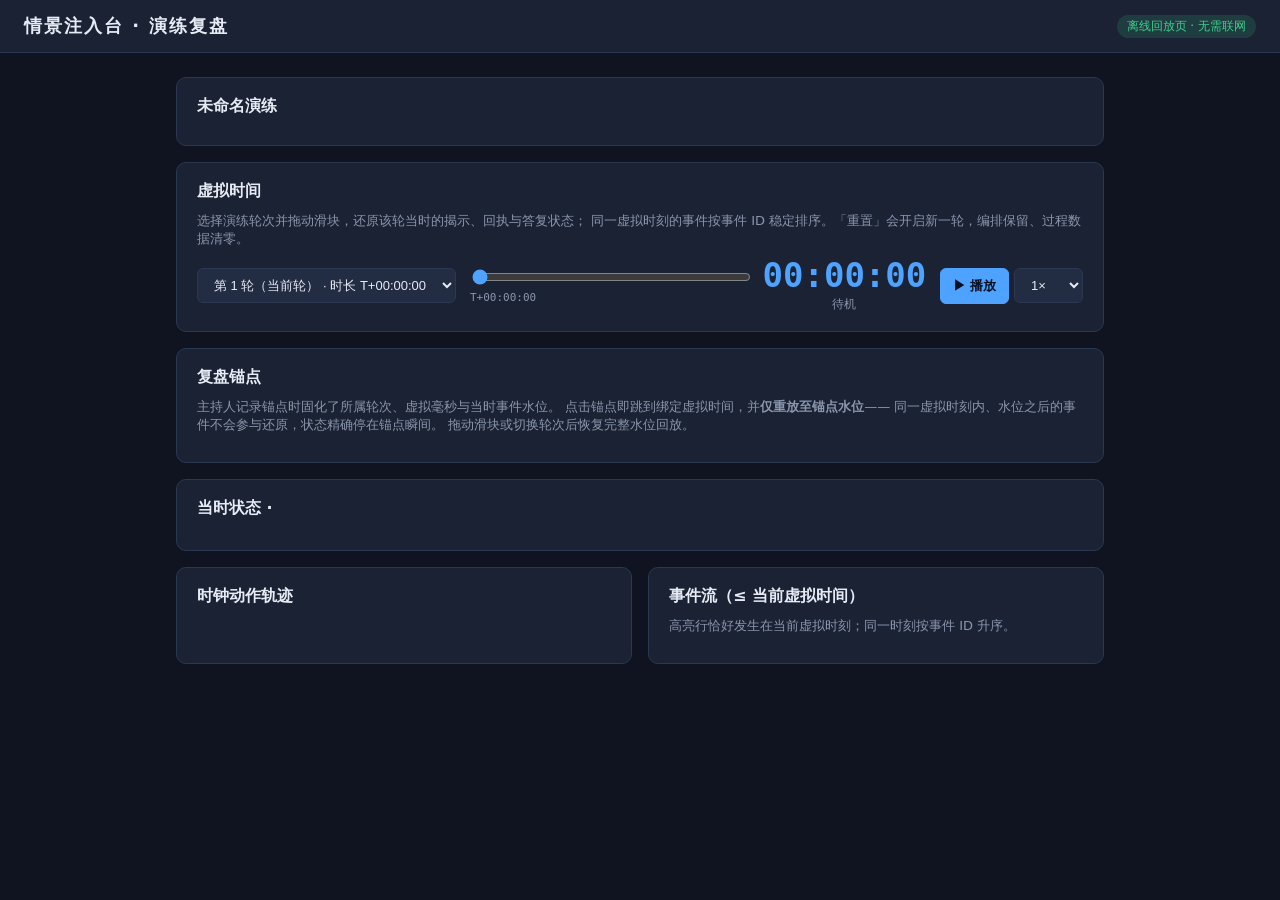
<file: app/static/replay_template.html>
<!DOCTYPE html>
<html lang="zh-CN">
<head>
<meta charset="UTF-8">
<meta name="viewport" content="width=device-width, initial-scale=1.0">
<title>演练复盘 · 离线回放</title>
<style>
  :root {
    --bg:#0f1420; --panel:#1a2233; --panel-2:#222c42; --text:#e6ebf5; --muted:#8b96ad;
    --accent:#4da3ff; --green:#3ecf8e; --amber:#f5b942; --red:#ef5b6b; --border:#2c3852;
  }
  * { box-sizing: border-box; }
  body { margin:0; font-family:"PingFang SC","Microsoft YaHei",system-ui,sans-serif;
         background:var(--bg); color:var(--text); min-height:100vh; }
  .topbar { display:flex; align-items:center; justify-content:space-between; gap:12px;
            padding:14px 24px; border-bottom:1px solid var(--border); background:var(--panel);
            flex-wrap:wrap; }
  .topbar h1 { font-size:18px; margin:0; letter-spacing:2px; }
  .offline { font-size:12px; color:var(--green); background:rgba(62,207,142,.15);
             padding:3px 10px; border-radius:999px; }
  main { max-width:960px; margin:24px auto; padding:0 16px; }
  .panel { background:var(--panel); border:1px solid var(--border); border-radius:10px;
           padding:18px 20px; margin-bottom:16px; }
  .panel h2 { margin:0 0 10px; font-size:16px; }
  .panel h3 { margin:14px 0 8px; font-size:14px; color:var(--muted); }
  .hint { color:var(--muted); font-size:13px; margin:4px 0 10px; }
  .meta-grid { display:grid; grid-template-columns:repeat(auto-fit,minmax(160px,1fr));
               gap:8px 16px; font-size:13px; }
  .meta-grid div span { color:var(--muted); margin-right:6px; }

  .replay-bar { display:grid; grid-template-columns:auto 1fr auto auto; gap:14px;
                align-items:center; }
  .clock-big { font-family:ui-monospace,monospace; font-size:34px; font-weight:700;
               font-variant-numeric:tabular-nums; color:var(--accent); line-height:1;
               min-width:150px; text-align:center; }
  .clock-sub { text-align:center; font-size:12px; color:var(--muted); margin-top:4px; }
  input[type=range] { width:100%; accent-color:var(--accent); }
  select, button { background:var(--panel-2); border:1px solid var(--border); border-radius:6px;
                   color:var(--text); padding:8px 12px; font-size:13px; cursor:pointer; }
  button { font-weight:600; }
  button.primary { background:var(--accent); color:#0b1020; border-color:var(--accent); }
  .ticks { display:flex; justify-content:space-between; font-size:11px; color:var(--muted);
           margin-top:2px; font-family:ui-monospace,monospace; }

  .card-list { list-style:none; margin:0; padding:0; }
  .card-item { background:var(--panel-2); border:1px solid var(--border);
               border-left:4px solid var(--muted); border-radius:8px; padding:12px 14px;
               margin-bottom:10px; }
  .card-item.revealed { border-left-color:var(--green); }
  .card-item.pending  { opacity:.7; }
  .card-meta { display:flex; justify-content:space-between; align-items:center; gap:8px;
               font-size:12px; color:var(--muted); margin-bottom:4px; flex-wrap:wrap; }
  .card-trigger { font-family:ui-monospace,monospace; color:var(--accent); }
  .badge { padding:2px 8px; border-radius:999px; font-size:11px; white-space:nowrap; }
  .badge-revealed { background:rgba(62,207,142,.15); color:var(--green); }
  .badge-pending  { background:rgba(139,150,173,.15); color:var(--muted); }
  .badge-all    { background:rgba(77,163,255,.15); color:var(--accent); }
  .badge-target { background:rgba(245,185,66,.15); color:var(--amber); }
  .card-title { font-weight:700; margin-bottom:4px; }
  .card-content { font-size:14px; white-space:pre-wrap; }
  .sub { margin-top:8px; padding-top:8px; border-top:1px dashed var(--border); font-size:12px;
         display:flex; flex-wrap:wrap; gap:6px; align-items:center; }
  .chip { padding:2px 8px; border-radius:999px; font-size:11px; }
  .chip-ok   { background:rgba(62,207,142,.15); color:var(--green); }
  .chip-wait { background:rgba(139,150,173,.15); color:var(--muted); }
  .chip-lock { background:rgba(245,185,66,.15); color:var(--amber); }
  .gate-waiting  { color:var(--amber); }
  .gate-unlocked { color:var(--green); }
  .gate-timeout  { color:var(--red); }
  details.ans { margin-top:6px; background:var(--panel); border:1px solid var(--border);
                border-radius:6px; padding:6px 10px; font-size:12px; width:100%; }
  details.ans summary { cursor:pointer; color:var(--accent); }
  .ans-body { white-space:pre-wrap; margin:6px 0 2px; color:var(--text); }
  .ans-meta { color:var(--muted); font-size:11px; }

  table { width:100%; border-collapse:collapse; font-size:12px; }
  th, td { text-align:left; padding:6px 8px; border-bottom:1px solid var(--border);
           vertical-align:top; }
  th { color:var(--muted); font-weight:600; }
  td.mono, .mono { font-family:ui-monospace,monospace; }
  tr.at-t { background:rgba(77,163,255,.08); }
  .tag { display:inline-block; padding:1px 7px; border-radius:4px; font-size:11px;
         background:rgba(77,163,255,.15); color:var(--accent); white-space:nowrap; }
  .tag.clock,.tag.reset { background:rgba(245,185,66,.15); color:var(--amber); }
  .tag.reveal { background:rgba(62,207,142,.15); color:var(--green); }
  .tag.recv { background:rgba(139,150,173,.15); color:var(--muted); }
  .tag.anchor { background:rgba(180,130,255,.18); color:#c9a6ff; }
  .empty { color:var(--muted); font-size:13px; }
  .two-col { display:grid; grid-template-columns:1fr 1fr; gap:16px; }
  @media (max-width:760px) { .two-col { grid-template-columns:1fr; }
    .replay-bar { grid-template-columns:1fr; justify-items:stretch; }
    .clock-big { min-width:0; } }

  /* 复盘锚点 */
  .anchor-round { margin:10px 0 4px; font-size:12px; color:var(--muted); font-weight:700; }
  .anchor-list { list-style:none; margin:0; padding:0; }
  .anchor-item { background:var(--panel-2); border:1px solid var(--border);
                 border-left:4px solid #9a6cff; border-radius:8px; padding:9px 12px;
                 margin-bottom:8px; cursor:pointer; }
  .anchor-item:hover { border-color:#9a6cff; }
  .anchor-item.active { background:rgba(154,108,255,.18); border-color:#c9a6ff; }
  .anchor-head { display:flex; justify-content:space-between; gap:8px; align-items:baseline;
                 flex-wrap:wrap; }
  .anchor-title { font-weight:700; font-size:14px; }
  .anchor-meta { font-size:11px; color:var(--muted); font-family:ui-monospace,monospace;
                 white-space:nowrap; }
  .anchor-note { font-size:12px; color:var(--text); margin-top:4px; white-space:pre-wrap; }
  .anchor-pin { font-size:12px; color:#c9a6ff; margin:0 0 10px; padding:6px 10px;
                background:rgba(154,108,255,.12); border:1px solid rgba(154,108,255,.4);
                border-radius:6px; display:none; }
  .anchor-pin.show { display:block; }
</style>
</head>
<body>
<header class="topbar">
  <h1>情景注入台 · 演练复盘</h1>
  <span class="offline">离线回放页 · 无需联网</span>
</header>

<main>
  <section class="panel">
    <h2 id="room-name">复盘包</h2>
    <div class="meta-grid" id="meta-grid"></div>
    <noscript><p class="hint">__REVIEW_DATA_SUMMARY__。启用 JavaScript 后可拖动虚拟时间回放。</p></noscript>
  </section>

  <section class="panel">
    <h2>虚拟时间</h2>
    <p class="hint">选择演练轮次并拖动滑块，还原该轮当时的揭示、回执与答复状态；
      同一虚拟时刻的事件按事件 ID 稳定排序。「重置」会开启新一轮，编排保留、过程数据清零。</p>
    <div class="replay-bar">
      <select id="round-select" title="演练轮次"></select>
      <div>
        <input id="time-slider" type="range" min="0" max="1" step="50" value="0">
        <div class="ticks"><span id="tick-start">T+00:00:00</span><span id="tick-end"></span></div>
      </div>
      <div>
        <div class="clock-big" id="clock">00:00:00</div>
        <div class="clock-sub" id="clock-sub">待机</div>
      </div>
      <div>
        <button id="btn-play" class="primary">▶ 播放</button>
        <select id="speed" title="播放速度">
          <option value="1">1×</option>
          <option value="4">4×</option>
          <option value="20">20×</option>
          <option value="60">60×</option>
        </select>
      </div>
    </div>
  </section>

  <section class="panel">
    <h2>复盘锚点</h2>
    <p class="hint">主持人记录锚点时固化了所属轮次、虚拟毫秒与当时事件水位。
      点击锚点即跳到绑定虚拟时间，并<strong>仅重放至锚点水位</strong>——
      同一虚拟时刻内、水位之后的事件不会参与还原，状态精确停在锚点瞬间。
      拖动滑块或切换轮次后恢复完整水位回放。</p>
    <div id="anchors"></div>
  </section>

  <section class="panel">
    <h2>当时状态 · <span id="state-at" class="hint"></span></h2>
    <div id="anchor-pin" class="anchor-pin"></div>
    <p id="cards-empty" class="empty hidden"></p>
    <ul id="card-list" class="card-list"></ul>
  </section>

  <div class="two-col">
    <section class="panel">
      <h2>时钟动作轨迹</h2>
      <div id="clock-actions"></div>
    </section>
    <section class="panel">
      <h2>事件流（≤ 当前虚拟时间）</h2>
      <p class="hint">高亮行恰好发生在当前虚拟时刻；同一时刻按事件 ID 升序。</p>
      <div id="event-log"></div>
    </section>
  </div>
</main>

<script>
'use strict';
/* 复盘数据在导出时由服务端内联（data.json 的同一份内容，已脱敏：
   不含房间码、组加入码、观察 token）。页面零外链，file:// 直接打开即可运行。 */
window.__REVIEW_DATA__ = "__REPLAY_DATA_JSON__";

(function () {
  const D = window.__REVIEW_DATA__;
  const $ = (s) => document.querySelector(s);

  /* ---------------------------------------------------------- 工具 */
  function fmt(ms) {
    const s = Math.max(0, Math.floor(ms / 1000));
    const h = String(Math.floor(s / 3600)).padStart(2, '0');
    const m = String(Math.floor((s % 3600) / 60)).padStart(2, '0');
    const sec = String(s % 60).padStart(2, '0');
    return `${h}:${m}:${sec}`;
  }
  function wallFmt(t) {
    if (!t) return '';
    const d = new Date(t * 1000);
    const p = (n) => String(n).padStart(2, '0');
    return `${d.getFullYear()}-${p(d.getMonth() + 1)}-${p(d.getDate())} ` +
           `${p(d.getHours())}:${p(d.getMinutes())}:${p(d.getSeconds())}`;
  }
  function esc(s) {
    return String(s == null ? '' : s).replace(/[&<>"]/g,
      (c) => ({ '&': '&amp;', '<': '&lt;', '>': '&gt;', '"': '&quot;' }[c]));
  }
  const TYPE_LABEL = {
    group_added: '组建组', group_renamed: '组改名', group_removed: '组删除',
    card_added: '卡片编排', card_removed: '卡片删除', card_revealed: '卡片揭示',
    receipt_updated: '回执', answer_updated: '答复', answer_lock_updated: '答复锁定',
    gate_updated: '门槛', clock: '时钟', reset: '重置',
  };
  const TYPE_CLASS = {
    card_revealed: 'reveal', receipt_updated: 'recv', answer_updated: 'recv',
    clock: 'clock', reset: 'reset',
  };
  function eventSummary(ev) {
    const p = ev.payload || {};
    switch (ev.type) {
      case 'card_added': return `#${p.seq} ${p.title}（T+${fmt((p.trigger_seconds || 0) * 1000)}）`;
      case 'card_removed': return `卡片 #${p.id}`;
      case 'card_revealed': return `#${p.seq} ${p.title}${p.timed_out ? '（超时揭示）' : ''}`;
      case 'group_added': return `组建组：${p.name}`;
      case 'group_renamed': return `组 #${p.id} → ${p.name}`;
      case 'group_removed': return `组 #${p.id} 删除`;
      case 'receipt_updated': return `卡片 #${p.card_id} · 组 #${p.group_id} · ${p.acked ? '已收到' : '撤销'}`;
      case 'answer_updated': return `卡片 #${p.card_id} · 组 #${p.group_id} · v${p.revision}`;
      case 'answer_lock_updated': return `卡片 #${p.card_id} · ${p.answers_locked ? '锁定' : '开放'}`;
      case 'gate_updated': return `卡片 #${p.card_id} · ${p.gate ? p.gate.state : ''}`;
      case 'clock': return `${({ started: '开始', paused: '暂停', resumed: '继续' })[p.action] || p.action} → T+${fmt(p.elapsed_ms || 0)}`;
      case 'reset': return `重置，开启新一轮`;
      default: return '';
    }
  }

  /* ---------------------------------------------------------- 回放状态推导 */
  const groups = new Map();   // 持久编排：组（跨重置保留）
  const cards = new Map();    // 持久编排：卡片定义（跨重置保留）

  function groupName(id) {
    const g = groups.get(id);
    return g ? g.name : `#${id}`;
  }

  /* 截至 (round, t) 的「持久编排」：纯事件重放——应用更早轮次的全部
     增删改事件 + 当前轮 vtime <= t 的事件，按事件 ID 升序。
     编排跨重置保留（reset 不产生组/卡片事件）；卡片仅在其删除事件
     生效后消失，更早时刻仍可见；空演练（无任何编排事件）自然为空。 */
  function applyEntities(round, t, cutId) {
    groups.clear(); cards.clear();
    // 前序轮次只取该轮 reset 之前（即事件归属该轮）的事件；切轮由时间线的
    // round 归属天然保证。锚点截断时对全部轮次统一叠加事件 ID 上限。
    D.events
      .filter((e) => e.round < round || (e.round === round && e.vtime_ms <= t))
      .filter((e) => cutId == null || e.id <= cutId)
      .sort((a, b) => a.id - b.id)
      .forEach((e) => {
        const p = e.payload || {};
        if (e.type === 'group_added') groups.set(p.id, { id: p.id, name: p.name });
        else if (e.type === 'group_renamed') {
          const g = groups.get(p.id); if (g) g.name = p.name;
        } else if (e.type === 'group_removed') groups.delete(p.id);
        else if (e.type === 'card_added') cards.set(p.id, Object.assign({ removed: false }, p));
        else if (e.type === 'card_removed') cards.delete(p.id);
      });
  }

  /* 当前轮 [0, t] 的过程状态：揭示 / 回执 / 答复（含版本轨迹）/ 锁定 / 时钟。
     cutId != null 时再按事件 ID 截断（锚点还原：仅重放至锚点绑定水位，
     同一虚拟时刻内水位之后的事件不参与，状态精确停在锚点瞬间）。 */
  function roundState(round, t, cutId) {
    const evs = D.events
      .filter((e) => e.round === round && e.vtime_ms <= t)
      .filter((e) => cutId == null || e.id <= cutId)
      .sort((a, b) => a.id - b.id);
    const revealed = new Map();   // cardId -> card_revealed 载荷
    const receipts = new Map();   // cardId -> Map(gid -> bool)
    const answers = new Map();    // cardId -> Map(gid -> 最新版本)
    const versions = new Map();   // cardId -> Map(gid -> [版本...])
    const locks = new Map();      // cardId -> bool
    let clock = { action: null, status: 'idle', vtime_ms: 0 };
    evs.forEach((e) => {
      const p = e.payload || {};
      switch (e.type) {
        case 'card_revealed':
          revealed.set(p.id, Object.assign({ at_ms: e.vtime_ms }, p));
          locks.set(p.id, !!p.answers_locked);
          break;
        case 'receipt_updated': {
          if (!revealed.has(p.card_id)) break;
          const m = receipts.get(p.card_id) || new Map();
          m.set(p.group_id, !!p.acked);
          receipts.set(p.card_id, m);
          break;
        }
        case 'answer_updated': {
          const m = answers.get(p.card_id) || new Map();
          m.set(p.group_id, { body: p.body, revision: p.revision, updated_at: p.updated_at, at_ms: e.vtime_ms });
          answers.set(p.card_id, m);
          const vm = versions.get(p.card_id) || new Map();
          const list = vm.get(p.group_id) || [];
          list.push({ body: p.body, revision: p.revision, at_ms: e.vtime_ms, event_id: e.id });
          vm.set(p.group_id, list);
          versions.set(p.card_id, vm);
          break;
        }
        case 'answer_lock_updated':
          locks.set(p.card_id, !!p.answers_locked);
          break;
        case 'clock':
          clock = { action: p.action, status: p.status, vtime_ms: p.vtime_ms };
          break;
      }
    });
    return { revealed, receipts, answers, versions, locks, clock };
  }

  function expectedGroups(card) {
    return card.group_id == null ? [...groups.keys()].sort((a, b) => a - b) : [card.group_id];
  }

  /* 门槛状态（与服务端同口径，由当前轮回执推导） */
  function gateState(card, rs, t) {
    const g = card.gate;
    if (!g || !g.depends_on_card_id) return null;
    const selfRevealed = rs.revealed.get(card.id);
    if (selfRevealed) {
      return { state: selfRevealed.timed_out ? 'timeout' : 'unlocked', g };
    }
    // 未揭示：以前置卡当前轮的回执判断 waiting / unlocked
    const depCard = cards.get(g.depends_on_card_id);
    if (!depCard) return { state: 'waiting', g, pending: [] };
    const expected = expectedGroups(depCard);
    const acked = rs.receipts.get(depCard.id);
    const pending = expected.filter((gid) => !(acked && acked.get(gid)));
    return { state: pending.length ? 'waiting' : 'unlocked', g, pending, dep: depCard };
  }

  /* ---------------------------------------------------------- 渲染 */
  const slider = $('#time-slider');
  const roundSelect = $('#round-select');
  let curRound = 0, curT = 0, playTimer = null;
  // 点击锚点后：cutEventId = 锚点绑定水位（仅重放 id <= 水位的事件）；
  // null = 按导出完整水位回放。activeAnchorId 仅用于列表高亮。
  let cutEventId = null, activeAnchorId = null;
  const anchorsAll = Array.isArray(D.anchors) ? D.anchors : [];

  function rounds() { return D.rounds && D.rounds.length ? D.rounds : [{ round: 0, ended: false, end_ms: 0 }]; }

  function renderMeta() {
    $('#room-name').textContent = (D.room && D.room.name) || '未命名演练';
    const r = rounds()[curRound] || rounds()[0];
    const rows = [
      ['导出水位', `事件 #${D.high_water_event_id}`],
      ['生成时刻', wallFmt(D.generated_at)],
      ['当前查看', `第 ${curRound + 1} 轮 · T+${fmt(curT)}`],
      ['编排卡片', `${(D.orchestration.cards || []).length} 张`],
      ['已揭示（水位）', `${(D.revealed_cards || []).length} 张`],
      ['时钟动作', `${(D.clock_actions || []).length} 个`],
      ['复盘锚点', `${anchorsAll.length} 个`],
    ];
    $('#meta-grid').innerHTML = rows.map(([k, v]) =>
      `<div><span>${k}</span><strong>${esc(v)}</strong></div>`).join('');
  }

  function renderRoundSelect() {
    const rs = rounds();
    roundSelect.innerHTML = '';
    rs.forEach((r) => {
      const opt = document.createElement('option');
      opt.value = String(r.round);
      opt.textContent = `第 ${r.round + 1} 轮${r.ended ? '（已重置结束）' : '（当前轮）'}` +
        ` · 时长 T+${fmt(r.end_ms || 0)}`;
      roundSelect.appendChild(opt);
    });
    roundSelect.value = String(Math.min(curRound, rs.length - 1));
    curRound = parseInt(roundSelect.value, 10);
  }

  function renderSlider() {
    const r = rounds()[curRound];
    const max = Math.max(1, r.end_ms || 0);
    slider.max = String(max);
    curT = Math.min(curT, max);
    slider.value = String(curT);
    $('#tick-end').textContent = `T+${fmt(r.end_ms || 0)}`;
  }

  function renderState() {
    applyEntities(curRound, curT, cutEventId);
    const rs = roundState(curRound, curT, cutEventId);
    $('#clock').textContent = fmt(curT);
    const st = rs.clock.action === null ? '待机（本轮尚未开始）'
      : ({ started: '进行中', paused: '已暂停', resumed: '进行中' })[rs.clock.action] || rs.clock.status;
    $('#clock-sub').textContent = cutEventId == null ? st : `${st} · 锚点回放中`;
    $('#state-at').textContent =
      `第 ${curRound + 1} 轮 · T+${fmt(curT)} / T+${fmt(rounds()[curRound].end_ms || 0)}`;

    const list = $('#card-list');
    list.innerHTML = '';
    const all = [...cards.values()]
      .sort((a, b) => (a.trigger_seconds - b.trigger_seconds) || a.seq - b.seq);
    const visible = all; // 复盘为主持人视角：展示全部编排，未揭示卡置灰
    $('#cards-empty').classList.toggle('hidden', visible.length > 0);
    $('#cards-empty').textContent = visible.length === 0
      ? '（空演练）水位时刻没有任何参与组与卡片：本复盘包仍可正常打开与拖动。' : '';

    for (const card of visible) {
      const rev = rs.revealed.get(card.id);
      const li = document.createElement('li');
      li.className = 'card-item ' + (rev ? 'revealed' : 'pending');

      const target = card.group_id == null
        ? '<span class="badge badge-all">全员</span>'
        : `<span class="badge badge-target">仅 ${esc(groupName(card.group_id))}</span>`;
      const stateBadge = rev
        ? `<span class="badge badge-revealed">已揭示 T+${fmt(rev.at_ms)}</span>`
        : (card.trigger_seconds * 1000 <= curT
            ? '<span class="badge badge-pending">到点未揭示（门槛等待中）</span>'
            : '<span class="badge badge-pending">待触发</span>');
      li.innerHTML = `
        <div class="card-meta">
          <span><span class="card-trigger">T+${fmt(card.trigger_seconds * 1000)}</span>
            · #${card.seq} ${target}
            ${rs.locks.get(card.id) ? '<span class="chip chip-lock">🔒 答复已锁定</span>' : ''}
          </span>
          <span>${stateBadge}</span>
        </div>
        <div class="card-title">${esc(card.title)}</div>
        ${card.content ? `<div class="card-content">${esc(card.content)}</div>` : ''}`;

      const gate = gateState(card, rs, curT);
      if (gate) {
        const d = document.createElement('div');
        d.className = `sub gate-${gate.state}`;
        if (gate.state === 'waiting') {
          d.textContent = `⏳ 回执门槛：等待前置 #${gate.g.depends_on_seq} 集齐回执` +
            (gate.pending && gate.pending.length
              ? `（未回执：${gate.pending.map(groupName).map(esc).join('、')}）` : '');
        } else if (gate.state === 'unlocked') {
          d.textContent = `🔓 回执门槛已解锁（前置 #${gate.g.depends_on_seq}）`;
        } else {
          d.textContent = `⏰ 超时揭示（前置 #${gate.g.depends_on_seq} 回执未集齐）`;
        }
        li.appendChild(d);
      }

      if (rev) {
        li.appendChild(receiptBlock(card, rs));
        li.appendChild(answerBlock(card, rs));
      }
      list.appendChild(li);
    }
  }

  function receiptBlock(card, rs) {
    const box = document.createElement('div');
    box.className = 'sub';
    const expected = expectedGroups(card);
    if (!expected.length) { box.innerHTML = '<span class="empty">无参与组</span>'; return box; }
    const m = rs.receipts.get(card.id);
    const acked = expected.filter((gid) => m && m.get(gid));
    box.innerHTML = `<strong>回执 ${acked.length}/${expected.length}</strong>`;
    expected.forEach((gid) => {
      const ok = m && m.get(gid);
      const chip = document.createElement('span');
      chip.className = 'chip ' + (ok ? 'chip-ok' : 'chip-wait');
      chip.textContent = (ok ? '✓ ' : '未回执 · ') + groupName(gid);
      box.appendChild(chip);
    });
    return box;
  }

  function answerBlock(card, rs) {
    const box = document.createElement('div');
    box.className = 'sub';
    box.style.flexDirection = 'column';
    box.style.alignItems = 'stretch';
    const expected = expectedGroups(card);
    if (!expected.length) return box;
    const m = rs.answers.get(card.id);
    const submitted = expected.filter((gid) => m && m.get(gid));
    const head = document.createElement('div');
    head.innerHTML = `<strong>答复 ${submitted.length}/${expected.length}</strong>`;
    expected.forEach((gid) => {
      const a = m && m.get(gid);
      const chip = document.createElement('span');
      chip.className = 'chip ' + (a ? 'chip-ok' : 'chip-wait');
      chip.style.marginLeft = '6px';
      chip.textContent = (a ? `✓ v${a.revision} ` : '未提交 · ') + groupName(gid);
      head.appendChild(chip);
    });
    box.appendChild(head);

    const vm = rs.versions.get(card.id);
    expected.forEach((gid) => {
      const a = m && m.get(gid);
      if (!a) return;
      const det = document.createElement('details');
      det.className = 'ans';
      const list = (vm && vm.get(gid)) || [];
      det.innerHTML = `<summary>${esc(groupName(gid))} · 当前 v${a.revision}` +
        `（共 ${list.length} 个版本，点击展开版本轨迹）</summary>`;
      list.slice().reverse().forEach((v) => {
        const body = document.createElement('div');
        body.innerHTML =
          `<div class="ans-meta">v${v.revision} · T+${fmt(v.at_ms)} · 事件 #${v.event_id}</div>` +
          `<div class="ans-body">${esc(v.body) || '（空）'}</div>`;
        det.appendChild(body);
      });
      box.appendChild(det);
    });
    return box;
  }

  function renderClockActions() {
    const host = $('#clock-actions');
    const acts = (D.clock_actions || [])
      .filter((a) => cutEventId == null || a.event_id <= cutEventId);
    if (!acts.length) { host.innerHTML = '<p class="empty">本轮演练未操作过时钟。</p>'; return; }
    const label = { started: '开始', paused: '暂停', resumed: '继续', reset: '重置' };
    host.innerHTML = `<table><thead><tr><th>轮次</th><th>动作</th><th>虚拟时间</th><th>墙钟</th></tr></thead><tbody>` +
      acts.map((a) => {
        const at = curRound === a.round && a.vtime_ms <= curT;
        return `<tr class="${at ? 'at-t' : ''}">
          <td class="mono">第${a.round + 1}轮</td>
          <td><span class="tag ${a.action === 'reset' ? 'reset' : 'clock'}">${label[a.action] || a.action}</span></td>
          <td class="mono">T+${fmt(a.vtime_ms)}</td>
          <td class="mono">${wallFmt(a.created_at)}</td></tr>`;
      }).join('') + '</tbody></table>';
  }

  function renderEventLog() {
    const host = $('#event-log');
    const evs = D.events
      .filter((e) => e.round === curRound && e.vtime_ms <= curT)
      .filter((e) => cutEventId == null || e.id <= cutEventId)
      .sort((a, b) => a.vtime_ms - b.vtime_ms || a.id - b.id); // 同一时刻按事件 ID 稳定排序
    if (!evs.length) { host.innerHTML = '<p class="empty">截至该虚拟时间尚无事件。</p>'; return; }
    host.innerHTML = `<table><thead><tr><th>虚拟时间</th><th>#</th><th>类型</th><th>内容</th></tr></thead><tbody>` +
      evs.map((e) => {
        const exact = e.vtime_ms === curT;
        return `<tr class="${exact ? 'at-t' : ''}">
          <td class="mono">T+${fmt(e.vtime_ms)}</td>
          <td class="mono">${e.id}</td>
          <td><span class="tag ${TYPE_CLASS[e.type] || ''}">${TYPE_LABEL[e.type] || e.type}</span></td>
          <td>${esc(eventSummary(e))}</td></tr>`;
      }).join('') + '</tbody></table>';
  }

  function renderAnchors() {
    const host = $('#anchors');
    if (!anchorsAll.length) {
      host.innerHTML = '<p class="empty">本复盘包不含锚点（导出水位之前主持人未记录锚点）。</p>';
      return;
    }
    // 按轮次分组；轮次顺序与下拉一致
    const byRound = new Map();
    anchorsAll.forEach((a) => {
      if (!byRound.has(a.round)) byRound.set(a.round, []);
      byRound.get(a.round).push(a);
    });
    host.innerHTML = '';
    [...byRound.keys()].sort((a, b) => a - b).forEach((r) => {
      const h = document.createElement('div');
      h.className = 'anchor-round';
      const meta = rounds()[r];
      h.textContent = `第 ${r + 1} 轮${meta && meta.ended ? '（已重置结束）' : ''}`;
      host.appendChild(h);
      const ul = document.createElement('ul');
      ul.className = 'anchor-list';
      byRound.get(r).forEach((a) => {
        const li = document.createElement('li');
        li.className = 'anchor-item' + (a.id === activeAnchorId ? ' active' : '');
        const head = document.createElement('div');
        head.className = 'anchor-head';
        const t = document.createElement('span');
        t.className = 'anchor-title';
        t.textContent = a.title;
        head.appendChild(t);
        const m = document.createElement('span');
        m.className = 'anchor-meta';
        m.textContent = `T+${fmt(a.vtime_ms)} · 水位 #${a.bound_event_id}`;
        head.appendChild(m);
        li.appendChild(head);
        if (a.note) {
          const n = document.createElement('div');
          n.className = 'anchor-note';
          n.textContent = a.note;
          li.appendChild(n);
        }
        li.onclick = () => jumpToAnchor(a);
        ul.appendChild(li);
      });
      host.appendChild(ul);
    });
  }

  function renderAnchorPin() {
    const pin = $('#anchor-pin');
    const a = anchorsAll.find((x) => x.id === activeAnchorId) || null;
    if (!a || cutEventId == null) { pin.className = 'anchor-pin'; pin.innerHTML = ''; return; }
    pin.className = 'anchor-pin show';
    pin.innerHTML = `📍 锚点回放：<strong>${esc(a.title)}</strong> · 第 ${a.round + 1} 轮 · ` +
      `T+${fmt(a.vtime_ms)} · 仅重放事件 #1～#${a.bound_event_id}（同一虚拟时刻内水位之后的事件已排除）。` +
      `拖动滑块或切换轮次可恢复完整水位回放。`;
  }

  function renderAll() {
    renderMeta();
    renderSlider();
    renderState();
    renderAnchors();
    renderAnchorPin();
    renderClockActions();
    renderEventLog();
  }

  /* 点击锚点：切到绑定轮次、滑块跳到绑定虚拟毫秒、按绑定事件 ID 截断回放，
     精确还原锚点记录瞬间的状态（同一虚拟时刻内晚于水位的事件不参与）。 */
  function jumpToAnchor(a) {
    stopPlay();
    if (rounds().some((r) => r.round === a.round)) curRound = a.round;
    roundSelect.value = String(curRound);
    curT = Math.max(0, a.vtime_ms);
    cutEventId = a.bound_event_id;
    activeAnchorId = a.id;
    renderAll();
  }

  /* ---------------------------------------------------------- 交互 */
  roundSelect.onchange = () => {
    curRound = parseInt(roundSelect.value, 10);
    curT = rounds()[curRound].end_ms || 0; // 切轮默认定位到该轮水位时刻
    cutEventId = null; activeAnchorId = null; // 切轮离开锚点还原点，恢复完整水位
    stopPlay();
    renderAll();
  };
  slider.oninput = () => {
    stopPlay();
    curT = parseInt(slider.value, 10);
    cutEventId = null; activeAnchorId = null; // 手动拖动后恢复完整水位回放
    renderAll();
  };

  function stopPlay() {
    if (playTimer) { clearInterval(playTimer); playTimer = null; $('#btn-play').textContent = '▶ 播放'; }
  }
  $('#btn-play').onclick = () => {
    if (playTimer) { stopPlay(); return; }
    cutEventId = null; activeAnchorId = null; // 播放按完整水位演进
    const max = rounds()[curRound].end_ms || 0;
    if (curT >= max) curT = 0;
    $('#btn-play').textContent = '⏸ 暂停';
    let last = performance.now();
    playTimer = setInterval(() => {
      const now = performance.now();
      curT += (now - last) * parseFloat($('#speed').value);
      last = now;
      if (curT >= max) { curT = max; stopPlay(); }
      slider.value = String(curT);
      renderAll();
    }, 50);
  };

  /* ---------------------------------------------------------- 初始化 */
  curRound = rounds().length - 1;           // 默认打开最后一轮（水位所在轮）
  renderRoundSelect();
  curRound = parseInt(roundSelect.value, 10);
  curT = rounds()[curRound].end_ms || 0;    // 默认定位到导出水位时刻
  renderAll();
})();
</script>
</body>
</html>
</file>
